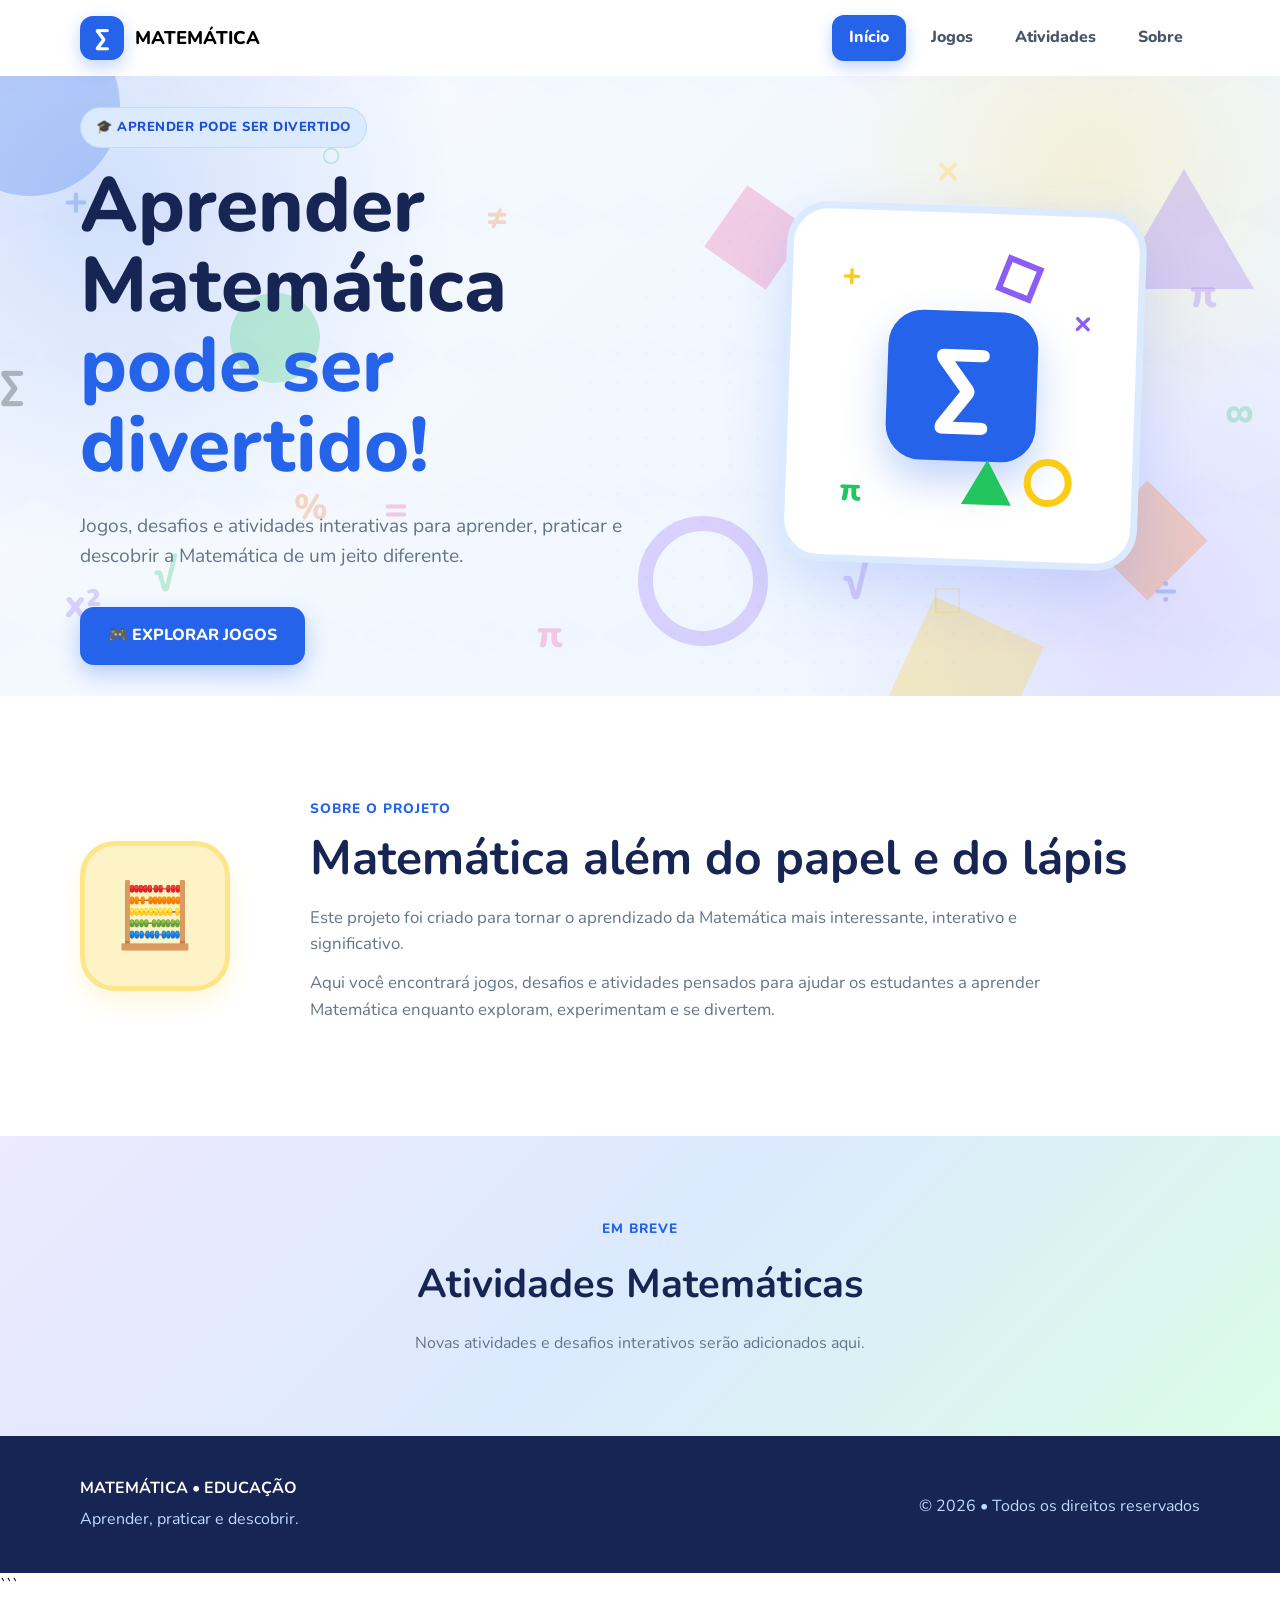
<file: index.html>
<!DOCTYPE html>
<html lang="pt-BR">
<head>
    <meta charset="UTF-8">
    <meta name="viewport" content="width=device-width, initial-scale=1.0">

    <meta name="description" content="Jogos, desafios e atividades interativas para aprender Matemática de forma divertida.">
    <meta name="author" content="Matemática • Educação">

    <title>Matemática • Educação</title>

    <!-- Fonte -->
    <link rel="preconnect" href="https://fonts.googleapis.com">
    <link rel="preconnect" href="https://fonts.gstatic.com" crossorigin>
    <link href="https://fonts.googleapis.com/css2?family=Nunito:wght@400;600;700;800&display=swap" rel="stylesheet">

    <!-- CSS -->
    <link rel="stylesheet" href="css/style.css">
</head>

<body>

    <!-- =========================
         CABEÇALHO
    ========================== -->
    <header class="header">

        <div class="container header-content">

            <a href="index.html" class="logo">
                <span class="logo-icon">∑</span>
                <span>MATEMÁTICA</span>
            </a>

            <!-- Botão do menu mobile -->
            <button class="menu-toggle" id="menuToggle" aria-label="Abrir menu">
                ☰
            </button>

            <nav class="nav" id="mainNav">
                <a href="index.html" class="nav-link active">Início</a>
                <a href="jogos/index.html" class="nav-link">Jogos</a>
                <a href="#atividades" class="nav-link">Atividades</a>
                <a href="#sobre" class="nav-link">Sobre</a>
            </nav>

        </div>

    </header>


    <main>

        <!-- =========================
             HERO
        ========================== -->
        <section class="hero">

            <!-- Elementos matemáticos decorativos -->
            <span class="math-symbol symbol-1">+</span>
            <span class="math-symbol symbol-2">π</span>
            <span class="math-symbol symbol-3">√</span>
            <span class="math-symbol symbol-4">×</span>
            <span class="math-symbol symbol-5">÷</span>
            <span class="math-symbol symbol-6">=</span>
            <span class="math-symbol symbol-7">∑</span>
<span class="math-symbol symbol-8">%</span>
<span class="math-symbol symbol-9">√</span>
<span class="math-symbol symbol-10">∞</span>
<span class="math-symbol symbol-11">π</span>
<span class="math-symbol symbol-12">≠</span>
<span class="math-symbol symbol-13">x²</span>
<span class="math-symbol symbol-14">△</span>
<span class="math-symbol symbol-15">○</span>
<span class="math-symbol symbol-16">□</span>

            <!-- Formas geométricas -->
            <span class="shape circle"></span>
            <span class="shape triangle"></span>
            <span class="shape square"></span>
            <span class="shape circle circle-2"></span>
<span class="shape square square-2"></span>
<span class="shape diamond"></span>
<span class="shape ring"></span>

            <div class="container hero-content">

                <div class="hero-text">

                    <span class="hero-label">
                        🎓 APRENDER PODE SER DIVERTIDO
                    </span>

                    <h1>
                        Aprender Matemática
                        <span>pode ser divertido!</span>
                    </h1>

                    <p>
                        Jogos, desafios e atividades interativas
                        para aprender, praticar e descobrir
                        a Matemática de um jeito diferente.
                    </p>

                    <a href="jogos/index.html" class="btn btn-primary">
                        🎮 EXPLORAR JOGOS
                    </a>

                </div>

                <!-- Ilustração matemática -->
                <div class="hero-illustration">

                    <div class="illustration-card">

                        <div class="big-symbol">∑</div>

                        <div class="small-symbol symbol-a">+</div>
                        <div class="small-symbol symbol-b">×</div>
                        <div class="small-symbol symbol-c">π</div>

                        <div class="geometric-circle"></div>
                        <div class="geometric-square"></div>
                        <div class="geometric-triangle"></div>

                    </div>

                </div>

            </div>

        </section>


        <!-- =========================
             SOBRE O PROJETO
        ========================== -->
        <section class="about" id="sobre">

            <div class="container about-content">

                <div class="about-icon">
                    🧮
                </div>

                <div class="about-text">

                    <span class="section-label">
                        SOBRE O PROJETO
                    </span>

                    <h2>
                        Matemática além do papel e do lápis
                    </h2>

                    <p>
                        Este projeto foi criado para tornar o aprendizado
                        da Matemática mais interessante, interativo e
                        significativo.
                    </p>

                    <p>
                        Aqui você encontrará jogos, desafios e atividades
                        pensados para ajudar os estudantes a aprender
                        Matemática enquanto exploram, experimentam e se divertem.
                    </p>

                </div>

            </div>

        </section>


        <!-- =========================
             ÁREA RESERVADA PARA
             FUTURAS ATIVIDADES
        ========================== -->
        <section class="future-section" id="atividades">

            <div class="container">

                <span class="section-label">
                    EM BREVE
                </span>

                <h2>
                    Atividades Matemáticas
                </h2>

                <p>
                    Novas atividades e desafios interativos serão
                    adicionados aqui.
                </p>

            </div>

        </section>

    </main>


    <!-- =========================
         RODAPÉ
    ========================== -->
    <footer class="footer">

        <div class="container footer-content">

            <div>
                <strong>MATEMÁTICA • EDUCAÇÃO</strong>
                <p>
                    Aprender, praticar e descobrir.
                </p>
            </div>

            <div>
                <p>
                    © 2026 • Todos os direitos reservados
                </p>
            </div>

        </div>

    </footer>


    <!-- JavaScript -->
    <script src="js/script.js"></script>

</body>
</html>
```
</file>
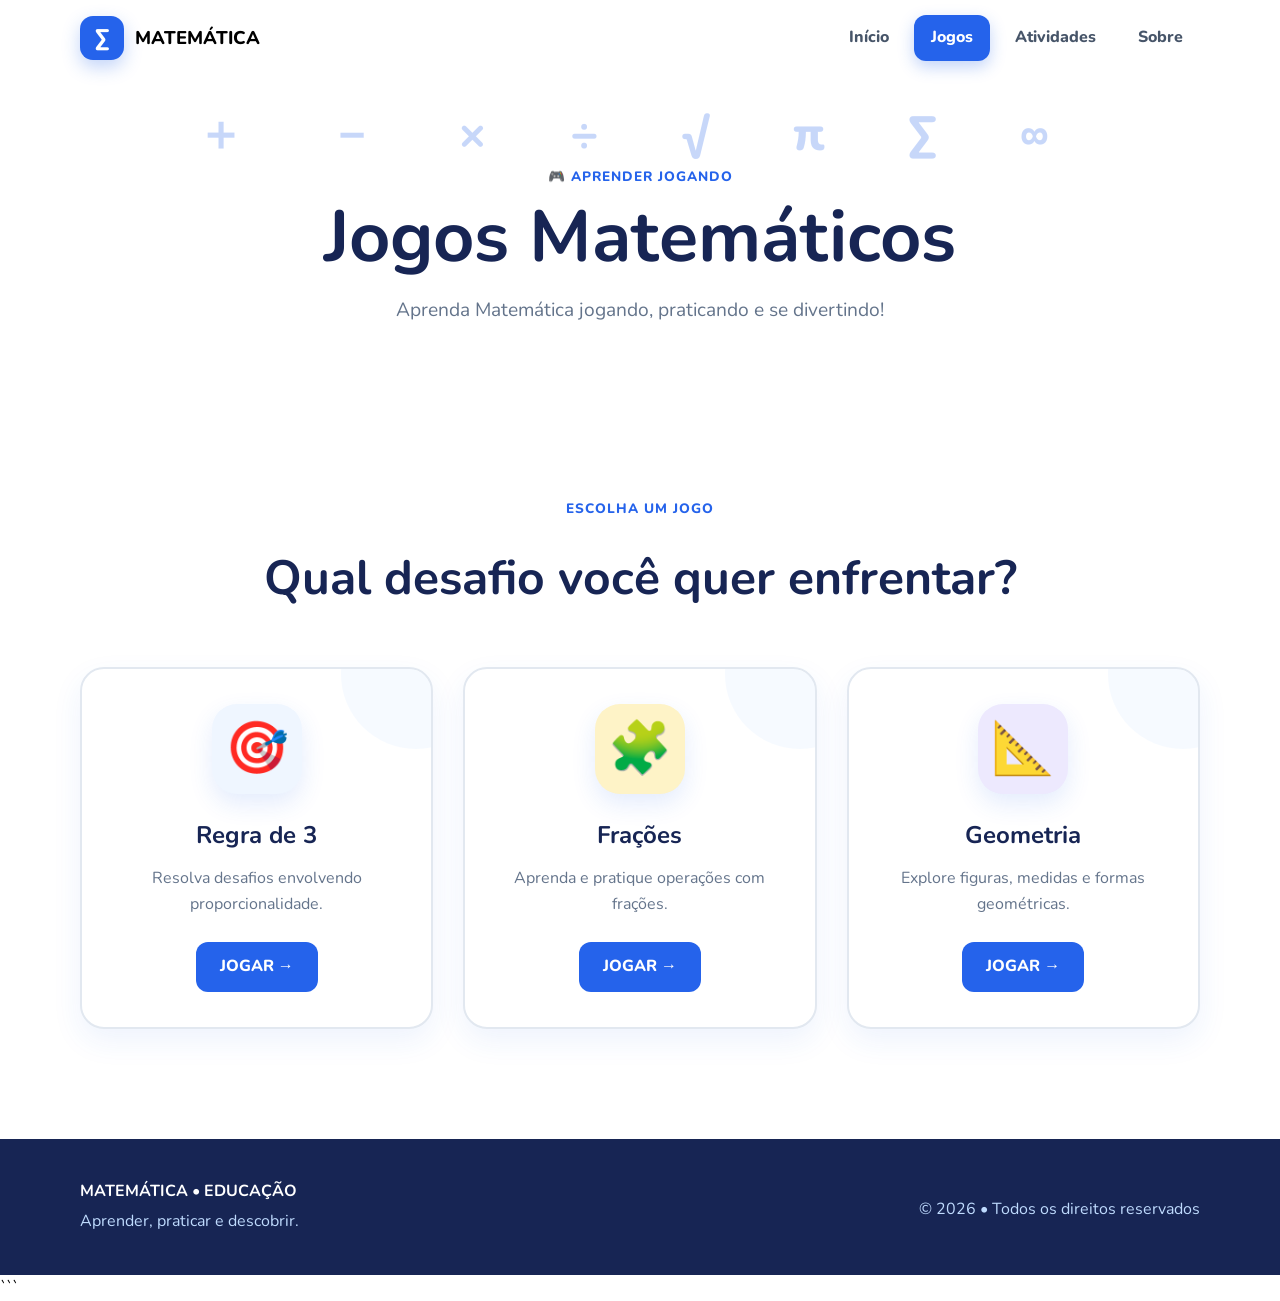
<file: jogos/index.html>
<!DOCTYPE html>
<html lang="pt-BR">

<head>

    <meta charset="UTF-8">

    <meta name="viewport" content="width=device-width, initial-scale=1.0">

    <meta name="description"
        content="Jogos matemáticos para aprender Matemática de forma divertida e interativa.">

    <title>Jogos Matemáticos</title>

    <!-- Fonte -->
    <link rel="preconnect" href="https://fonts.googleapis.com">
    <link rel="preconnect" href="https://fonts.gstatic.com" crossorigin>

    <link href="https://fonts.googleapis.com/css2?family=Nunito:wght@400;600;700;800&display=swap"
        rel="stylesheet">

    <!-- CSS principal -->
    <link rel="stylesheet" href="../css/style.css">

</head>


<body>


    <!-- =========================
         CABEÇALHO
    ========================== -->

    <header class="header">

        <div class="container header-content">

            <a href="../index.html" class="logo">

                <span class="logo-icon">∑</span>

                <span>MATEMÁTICA</span>

            </a>


            <button class="menu-toggle"
                id="menuToggle"
                aria-label="Abrir menu">

                ☰

            </button>


            <nav class="nav" id="mainNav">

                <a href="../index.html" class="nav-link">
                    Início
                </a>

                <a href="index.html" class="nav-link active">
                    Jogos
                </a>

                <a href="../index.html#atividades" class="nav-link">
                    Atividades
                </a>

                <a href="../index.html#sobre" class="nav-link">
                    Sobre
                </a>

            </nav>

        </div>

    </header>



    <!-- =========================
         CONTEÚDO PRINCIPAL
    ========================== -->

    <main>


        <!-- HERO DOS JOGOS -->

        <section class="games-hero">

            <div class="container">

                <span class="section-label">
                    🎮 APRENDER JOGANDO
                </span>

                <h1>
                    Jogos Matemáticos
                </h1>

                <p>
                    Aprenda Matemática jogando,
                    praticando e se divertindo!
                </p>

            </div>

        </section>



        <!-- LISTA DE JOGOS -->

        <section class="games-section">

            <div class="container">

                <div class="games-title">

                    <span class="section-label">
                        ESCOLHA UM JOGO
                    </span>

                    <h2>
                        Qual desafio você quer enfrentar?
                    </h2>

                </div>



                <!--
                    OS JOGOS SERÃO COLOCADOS AQUI
                -->

                <div class="games-grid">


                    <!-- JOGO 1 -->

                    <article class="game-card">

                        <div class="game-icon">
                            🎯
                        </div>

                        <h3>
                            Regra de 3
                        </h3>

                        <p>
                            Resolva desafios envolvendo
                            proporcionalidade.
                        </p>

                        <a href="#" class="game-button">
                            JOGAR →
                        </a>

                    </article>



                    <!-- JOGO 2 -->

                    <article class="game-card">

                        <div class="game-icon">
                            🧩
                        </div>

                        <h3>
                            Frações
                        </h3>

                        <p>
                            Aprenda e pratique operações
                            com frações.
                        </p>

                        <a href="#" class="game-button">
                            JOGAR →
                        </a>

                    </article>



                    <!-- JOGO 3 -->

                    <article class="game-card">

                        <div class="game-icon">
                            📐
                        </div>

                        <h3>
                            Geometria
                        </h3>

                        <p>
                            Explore figuras, medidas
                            e formas geométricas.
                        </p>

                        <a href="#" class="game-button">
                            JOGAR →
                        </a>

                    </article>


                </div>

            </div>

        </section>


    </main>



    <!-- =========================
         RODAPÉ
    ========================== -->

    <footer class="footer">

        <div class="container footer-content">

            <div>

                <strong>
                    MATEMÁTICA • EDUCAÇÃO
                </strong>

                <p>
                    Aprender, praticar e descobrir.
                </p>

            </div>


            <div>

                <p>
                    © 2026 • Todos os direitos reservados
                </p>

            </div>

        </div>

    </footer>



    <!-- JavaScript -->

    <script src="../js/script.js"></script>


</body>

</html>
```
</file>
<file: css/style.css>
```css
/* =========================================
   IDENTIDADE VISUAL
========================================= */

:root {
    --blue: #2563eb;
    --blue-dark: #1d4ed8;
    --blue-light: #dbeafe;
    --blue-soft: #eff6ff;

    --yellow: #facc15;
    --yellow-soft: #fef3c7;

    --purple: #8b5cf6;
    --purple-light: #ede9fe;

    --green: #22c55e;
    --green-light: #dcfce7;

    --orange: #f97316;
    --orange-light: #ffedd5;

    --pink: #ec4899;
    --pink-light: #fce7f3;

    --navy: #172554;
    --text: #334155;
    --gray: #64748b;

    --background: #f7faff;
    --white: #ffffff;

    --radius: 20px;

    --shadow: 0 12px 30px rgba(37, 99, 235, 0.12);
}


/* =========================================
   CONFIGURAÇÕES GERAIS
========================================= */

* {
    margin: 0;
    padding: 0;
    box-sizing: border-box;
}

html {
    scroll-behavior: smooth;
}

body {
    font-family: "Nunito", sans-serif;
    color: var(--text);
    background: var(--background);
    line-height: 1.6;
}

a {
    text-decoration: none;
    color: inherit;
}

.container {
    width: min(1120px, 90%);
    margin: 0 auto;
}


/* =========================================
   CABEÇALHO
========================================= */

.header {
    position: sticky;
    top: 0;
    z-index: 1000;

    background: rgba(255, 255, 255, 0.96);

    backdrop-filter: blur(12px);

    border-bottom: 2px solid var(--blue-light);
}

.header-content {
    min-height: 76px;

    display: flex;
    align-items: center;
    justify-content: space-between;
}


/* LOGO */

.logo {
    display: flex;
    align-items: center;
    gap: 11px;

    font-size: 1.15rem;
    font-weight: 800;

    color: var(--navy);
}

.logo-icon {
    width: 44px;
    height: 44px;

    display: flex;
    align-items: center;
    justify-content: center;

    background: #2563eb;
    color: #ffffff;

    border-radius: 13px;

    font-size: 1.5rem;

    box-shadow:
        0 7px 18px rgba(37, 99, 235, 0.28);
}


/* MENU */

.nav {
    display: flex;
    align-items: center;
    gap: 8px;
}

.nav-link {
    padding: 10px 17px;

    border-radius: 12px;

    font-weight: 800;

    color: #475569;

    transition:
        background 0.25s ease,
        color 0.25s ease,
        transform 0.25s ease;
}

.nav-link:hover {
    color: #2563eb;

    background: #eff6ff;

    transform: translateY(-2px);
}


/* ITEM SELECIONADO */

.nav-link.active {
    color: #ffffff !important;

    background: #2563eb !important;

    box-shadow:
        0 6px 16px rgba(37, 99, 235, 0.28);
}


/* MENU MOBILE */

.menu-toggle {
    display: none;

    border: none;

    background: transparent;

    font-size: 1.8rem;

    cursor: pointer;

    color: #172554;
}


/* =========================================
   HERO
========================================= */

.hero {
    position: relative;

    overflow: hidden;

    min-height: 620px;

    display: flex;
    align-items: center;

    background:
        radial-gradient(
            circle at 8% 20%,
            rgba(37, 99, 235, 0.18),
            transparent 28%
        ),

        radial-gradient(
            circle at 85% 15%,
            rgba(250, 204, 21, 0.16),
            transparent 23%
        ),

        radial-gradient(
            circle at 90% 85%,
            rgba(139, 92, 246, 0.16),
            transparent 28%
        ),

        linear-gradient(
            135deg,
            #f8fbff,
            #edf5ff
        );
}

.hero-content {
    position: relative;
    z-index: 2;

    display: grid;

    grid-template-columns: 1.1fr 0.9fr;

    gap: 60px;

    align-items: center;
}


/* ETIQUETA */

.hero-label {
    display: inline-block;

    color: #1d4ed8;

    background: #dbeafe;

    border: 1px solid #bfdbfe;

    padding: 9px 15px;

    border-radius: 50px;

    font-size: 0.82rem;

    font-weight: 800;

    letter-spacing: 0.5px;

    margin-bottom: 18px;
}


/* TÍTULO */

.hero h1 {
    max-width: 700px;

    font-size: clamp(
        2.7rem,
        6vw,
        4.8rem
    );

    line-height: 1.04;

    font-weight: 800;

    color: #172554;

    margin-bottom: 25px;
}

.hero h1 span {
    display: block;

    color: #2563eb !important;
}


/* TEXTO */

.hero p {
    max-width: 600px;

    color: #64748b;

    font-size: 1.2rem;

    margin-bottom: 35px;
}


/* =========================================
   BOTÃO
========================================= */

.btn {
    display: inline-flex;

    align-items: center;
    justify-content: center;

    padding: 16px 28px;

    border-radius: 14px;

    font-weight: 800;

    font-size: 1rem;

    transition: 0.25s ease;
}

.btn-primary {
    background: #2563eb;

    color: #ffffff;

    box-shadow:
        0 9px 22px rgba(37, 99, 235, 0.30);
}

.btn-primary:hover {
    background: #1d4ed8;

    transform: translateY(-3px);

    box-shadow:
        0 13px 28px rgba(37, 99, 235, 0.35);
}


/* =========================================
   ILUSTRAÇÃO
========================================= */

.hero-illustration {
    display: flex;

    justify-content: center;
    align-items: center;
}

.illustration-card {
    position: relative;

    width: 360px;
    height: 360px;

    background: #ffffff;

    border-radius: 42px;

    border: 7px solid #dbeafe;

    box-shadow:
        0 25px 60px rgba(37, 99, 235, 0.17);

    display: flex;

    align-items: center;
    justify-content: center;

    transform: rotate(2deg);
}


/* QUADRADO CENTRAL */

.big-symbol {
    width: 150px;
    height: 150px;

    border-radius: 35px;

    display: flex;

    align-items: center;
    justify-content: center;

    background: #2563eb;

    color: #ffffff;

    font-size: 6rem;

    font-weight: 800;

    box-shadow:
        0 20px 40px rgba(37, 99, 235, 0.28);
}


/* SÍMBOLOS */

.small-symbol {
    position: absolute;

    font-size: 2rem;

    font-weight: 800;
}

.symbol-a {
    top: 40px;
    left: 50px;

    color: #facc15;
}

.symbol-b {
    right: 45px;
    top: 80px;

    color: #8b5cf6;
}

.symbol-c {
    bottom: 40px;
    left: 55px;

    color: #22c55e;
}


/* CÍRCULO */

.geometric-circle {
    position: absolute;

    width: 48px;
    height: 48px;

    border: 7px solid #facc15;

    border-radius: 50%;

    bottom: 55px;
    right: 60px;
}


/* QUADRADO */

.geometric-square {
    position: absolute;

    width: 38px;
    height: 38px;

    border: 6px solid #8b5cf6;

    top: 45px;
    right: 100px;

    transform: rotate(20deg);
}


/* TRIÂNGULO */

.geometric-triangle {
    position: absolute;

    width: 0;
    height: 0;

    border-left: 25px solid transparent;
    border-right: 25px solid transparent;

    border-bottom: 45px solid #22c55e;

    bottom: 55px;
    right: 120px;
}


/* =========================================
   SÍMBOLOS DECORATIVOS
========================================= */

.math-symbol {
    position: absolute;

    font-size: 2.5rem;

    font-weight: 800;

    opacity: 0.25; 

    animation: floating 5s ease-in-out infinite;
}

.symbol-1 {
    top: 15%;
    left: 5%;

    color: #2563eb;
}

.symbol-2 {
    top: 30%;
    right: 5%;

    color: #8b5cf6;
}

.symbol-3 {
    bottom: 15%;
    left: 12%;

    color: #22c55e;
}

.symbol-4 {
    top: 10%;
    right: 25%;

    color: #facc15;
}

.symbol-5 {
    bottom: 12%;
    right: 8%;

    color: #2563eb;
}

.symbol-6 {
    bottom: 25%;
    left: 30%;

    color: #ec4899;
}


/* =========================================
   FORMAS DECORATIVAS
========================================= */

.shape {
    position: absolute;

    opacity: 0.25; 
}

.circle {
    width: 180px;
    height: 180px;

    border-radius: 50%;

    background: #2563eb;

    top: -60px;
    left: -60px;
}

.square {
    width: 120px;
    height: 120px;

    background: #facc15;

    bottom: -40px;
    right: 20%;

    transform: rotate(25deg);
}

.triangle {
    width: 0;
    height: 0;

    border-left: 70px solid transparent;
    border-right: 70px solid transparent;

    border-bottom: 120px solid #8b5cf6;

    right: 2%;
    top: 15%;
}


/* =========================================
   ANIMAÇÃO
========================================= */

@keyframes floating {

    0%,
    100% {
        transform: translateY(0);
    }

    50% {
        transform: translateY(-12px);
    }
}


/* =========================================
   SOBRE
========================================= */

.about {
    padding: 100px 0;

    background: #ffffff;
}

.about-content {
    display: grid;

    grid-template-columns: 180px 1fr;

    gap: 50px;

    align-items: center;
}

.about-icon {
    width: 150px;
    height: 150px;

    border-radius: 35px;

    background: #fef3c7;

    border: 5px solid #fde68a;

    display: flex;

    align-items: center;
    justify-content: center;

    font-size: 4rem;

    box-shadow:
        0 12px 25px rgba(250, 204, 21, 0.15);
}

.section-label {
    display: inline-block;

    color: #2563eb;

    font-size: 0.85rem;

    font-weight: 800;

    letter-spacing: 1px;

    margin-bottom: 12px;
}

.about h2 {
    font-size: clamp(
        2rem,
        4vw,
        3rem
    );

    line-height: 1.1;

    color: #172554;

    margin-bottom: 20px;
}

.about p {
    color: #64748b;

    font-size: 1.05rem;

    max-width: 750px;

    margin-bottom: 12px;
}


/* =========================================
   ATIVIDADES
========================================= */

.future-section {
    padding: 80px 0;

    text-align: center;

    background:
        linear-gradient(
            135deg,
            #ede9fe,
            #dbeafe,
            #dcfce7
        );
}

.future-section h2 {
    font-size: 2.5rem;

    color: #172554;

    margin-bottom: 15px;
}

.future-section p {
    color: #64748b;
}


/* =========================================
   RODAPÉ
========================================= */

.footer {
    background: #172554;

    color: #ffffff;

    padding: 40px 0;
}

.footer-content {
    display: flex;

    justify-content: space-between;

    align-items: center;

    gap: 20px;
}

.footer strong {
    font-size: 1rem;

    color: #ffffff;
}

.footer p {
    color: #bfdbfe;

    margin-top: 5px;
}


/* =========================================
   RESPONSIVIDADE
========================================= */

@media (max-width: 850px) {

    .menu-toggle {
        display: block;
    }

    .nav {
        position: absolute;

        top: 76px;

        left: 0;
        right: 0;

        display: none;

        flex-direction: column;

        background: #ffffff;

        padding: 20px;

        border-bottom: 2px solid #dbeafe;

        box-shadow: var(--shadow);
    }

    .nav.open {
        display: flex;
    }

    .nav-link {
        width: 100%;
    }

    .nav-link.active {
        color: #ffffff !important;

        background: #2563eb !important;
    }

    .hero {
        padding: 80px 0;
    }

    .hero-content {
        grid-template-columns: 1fr;

        text-align: center;
    }

    .hero p {
        margin-left: auto;
        margin-right: auto;
    }

    .hero-illustration {
        margin-top: 20px;
    }

    .illustration-card {
        width: 300px;
        height: 300px;
    }

    .about-content {
        grid-template-columns: 1fr;

        text-align: center;
    }

    .about-icon {
        margin: 0 auto;
    }

    .about p {
        margin-left: auto;
        margin-right: auto;
    }

    .footer-content {
        flex-direction: column;

        text-align: center;
    }
}


/* =========================================
   CELULAR
========================================= */

@media (max-width: 500px) {

    .header-content {
        min-height: 65px;
    }

    .nav {
        top: 65px;
    }

    .hero {
        min-height: auto;

        padding: 70px 0;
    }

    .hero h1 {
        font-size: 2.6rem;
    }

    .hero p {
        font-size: 1.05rem;
    }

    .illustration-card {
        width: 260px;
        height: 260px;
    }

    .big-symbol {
        width: 110px;
        height: 110px;

        font-size: 4.5rem;
    }

    .about {
        padding: 70px 0;
    }

    .future-section {
        padding: 60px 0;
    }
}
```
```css
/* =========================================
   FUNDO MATEMÁTICO MAIS RICO
========================================= */


/* Mais símbolos matemáticos */

.symbol-7 {
    top: 42%;
    left: 4%;
    color: #2563eb;
    font-size: 2.8rem;
}

.symbol-8 {
    top: 65%;
    left: 23%;
    color: #f97316;
    font-size: 2.2rem;
}

.symbol-9 {
    top: 75%;
    right: 32%;
    color: #8b5cf6;
    font-size: 2.8rem;
}

.symbol-10 {
    top: 48%;
    right: 2%;
    color: #22c55e;
    font-size: 3rem;
}

.symbol-11 {
    bottom: 5%;
    left: 42%;
    color: #ec4899;
    font-size: 2.4rem;
}

.symbol-12 {
    top: 18%;
    left: 38%;
    color: #f97316;
    font-size: 2.3rem;
}

.symbol-13 {
    top: 80%;
    left: 5%;
    color: #8b5cf6;
    font-size: 2.5rem;
}

.symbol-14 {
    top: 60%;
    right: 15%;
    color: #2563eb;
    font-size: 2.5rem;
}

.symbol-15 {
    top: 8%;
    left: 25%;
    color: #22c55e;
    font-size: 2.3rem;
}

.symbol-16 {
    bottom: 10%;
    right: 25%;
    color: #facc15;
    font-size: 2.6rem;
}


/* =========================================
   NOVAS FORMAS GEOMÉTRICAS
========================================= */

.circle-2 {
    width: 90px;
    height: 90px;

    border-radius: 50%;

    background: #22c55e;

    top: 35%;
    left: 18%;

    opacity: 0.25; 
}


.square-2 {
    width: 75px;
    height: 75px;

    background: #ec4899;

    top: 20%;
    right: 38%;

    transform: rotate(35deg);

    opacity: 0.25; 
}


/* LOSANGO */

.diamond {
    width: 85px;
    height: 85px;

    background: #f97316;

    top: 68%;
    right: 7%;

    transform: rotate(45deg);

    opacity: 0.25; 
}


/* CÍRCULO VAZADO */

.ring {
    width: 130px;
    height: 130px;

    border: 15px solid #8b5cf6;

    border-radius: 50%;

    bottom: 8%;
    right: 40%;

    opacity: 0.25; 
}


/* =========================================
   PADRÃO GEOMÉTRICO SUTIL
========================================= */

.hero::before {
    content: "";

    position: absolute;

    inset: 0;

    pointer-events: none;

    opacity: 0.25; 

    background-image:

        linear-gradient(
            30deg,
            rgba(37, 99, 235, 0.035) 12%,
            transparent 12.5%,
            transparent 87%,
            rgba(37, 99, 235, 0.035) 87.5%
        ),

        linear-gradient(
            150deg,
            rgba(139, 92, 246, 0.035) 12%,
            transparent 12.5%,
            transparent 87%,
            rgba(139, 92, 246, 0.035) 87.5%
        );

    background-size: 80px 140px;

    z-index: 0;
}


/* =========================================
   PONTINHOS MATEMÁTICOS NO FUNDO
========================================= */

.hero::after {
    content: "";

    position: absolute;

    width: 500px;
    height: 500px;

    top: 20%;
    left: 45%;

    border-radius: 50%;

    background-image:
        radial-gradient(
            rgba(37, 99, 235, 0.12) 2px,
            transparent 2px
        );

    background-size: 28px 28px;

    opacity: 0.25; 

    pointer-events: none;

    z-index: 0;
}


/* Garante que o conteúdo fique acima do fundo */

.hero-content {
    z-index: 2;
}

.math-symbol,
.shape {
    z-index: 1;
}
```
/* ========================================= 
   PÁGINA DE JOGOS 
========================================= */ 
 
.games-hero { 
    position: relative; 
    overflow: hidden; 
 
    padding: 90px 0 80px; 
 
    text-align: center; 
 
    background: 
        radial-gradient( 
            circle at 15% 30%, 
            rgba(37, 99, 235, 0.18), 
            transparent 25% 
        ), 
        radial-gradient( 
            circle at 85% 25%, 
            rgba(139, 92, 246, 0.18), 
            transparent 25% 
        ), 
        radial-gradient( 
            circle at 50% 100%, 
            rgba(250, 204, 21, 0.16), 
            transparent 30% 
        ), 
        linear-gradient( 
            135deg, 
            #f8fbff, 
            #edf5ff 
        ); 
} 
 
.games-hero::before { 
    content: "＋ － × ÷ √ π ∑ ∞"; 
 
    position: absolute; 
 
    top: 20px; 
    left: 0; 
    right: 0; 
 
    font-size: 3rem; 
    font-weight: 800; 
 
    letter-spacing: 35px; 
 
    color: #2563eb; 
 
    opacity: 0.25; 
 
    pointer-events: none; 
} 
 
.games-hero h1 { 
    position: relative; 
 
    font-size: clamp(2.8rem, 6vw, 4.5rem); 
 
    line-height: 1.05; 
 
    color: #172554; 
 
    margin-bottom: 20px; 
} 
 
.games-hero p { 
    position: relative; 
 
    font-size: 1.2rem; 
 
    color: #64748b; 
 
    max-width: 650px; 
 
    margin: 0 auto; 
} 
 
 
/* ========================================= 
   ÁREA DOS JOGOS 
========================================= */ 
 
.games-section { 
    position: relative; 
 
    padding: 90px 0 110px; 
 
    background: #ffffff; 
} 
 
.games-title { 
    text-align: center; 
 
    margin-bottom: 50px; 
} 
 
.games-title h2 { 
    font-size: clamp(2rem, 4vw, 3rem); 
 
    color: #172554; 
 
    margin-top: 8px; 
} 
 
 
/* ========================================= 
   GRADE 
========================================= */ 
 
.games-grid { 
    display: grid; 
 
    grid-template-columns: repeat(3, 1fr); 
 
    gap: 30px; 
} 
 
 
/* ========================================= 
   CARTÃO DO JOGO 
========================================= */ 
 
.game-card { 
    position: relative; 
 
    overflow: hidden; 
 
    min-height: 330px; 
 
    padding: 35px 30px; 
 
    background: #ffffff; 
 
    border-radius: 24px; 
 
    border: 2px solid #e2e8f0; 
 
    box-shadow: 
        0 12px 30px rgba(37, 99, 235, 0.08); 
 
    display: flex; 
 
    flex-direction: column; 
 
    align-items: center; 
 
    text-align: center; 
 
    transition: 
        transform 0.3s ease, 
        box-shadow 0.3s ease, 
        border-color 0.3s ease; 
} 
 
.game-card::before { 
    content: ""; 
 
    position: absolute; 
 
    width: 150px; 
    height: 150px; 
 
    border-radius: 50%; 
 
    background: #dbeafe; 
 
    top: -70px; 
    right: -60px; 
 
    opacity: 0.25; 
} 
 
.game-card:hover { 
    transform: translateY(-10px); 
 
    box-shadow: 
        0 20px 45px rgba(37, 99, 235, 0.16); 
 
    border-color: #93c5fd; 
} 
 
 
/* ========================================= 
   ÍCONE 
========================================= */ 
 
.game-icon { 
    position: relative; 
    z-index: 1; 
 
    width: 90px; 
    height: 90px; 
 
    display: flex; 
 
    align-items: center; 
    justify-content: center; 
 
    margin-bottom: 22px; 
 
    border-radius: 25px; 
 
    background: #eff6ff; 
 
    font-size: 3.2rem; 
 
    box-shadow: 
        0 10px 25px rgba(37, 99, 235, 0.12); 
} 
 
.game-card:nth-child(2) .game-icon { 
    background: #fef3c7; 
} 
 
.game-card:nth-child(3) .game-icon { 
    background: #ede9fe; 
} 
 
 
/* ========================================= 
   TÍTULO 
========================================= */ 
 
.game-card h3 { 
    position: relative; 
    z-index: 1; 
 
    font-size: 1.5rem; 
 
    color: #172554; 
 
    margin-bottom: 12px; 
} 
 
 
/* ========================================= 
   DESCRIÇÃO 
========================================= */ 
 
.game-card p { 
    position: relative; 
    z-index: 1; 
 
    color: #64748b; 
 
    font-size: 1rem; 
 
    line-height: 1.6; 
 
    max-width: 260px; 
 
    margin-bottom: 25px; 
} 
 
 
/* ========================================= 
   BOTÃO 
========================================= */ 
 
.game-button { 
    position: relative; 
    z-index: 1; 
 
    margin-top: auto; 
 
    display: inline-flex; 
 
    align-items: center; 
    justify-content: center; 
 
    padding: 12px 24px; 
 
    border-radius: 12px; 
 
    background: #2563eb; 
 
    color: #ffffff; 
 
    font-weight: 800; 
 
    transition: 
        background 0.25s ease, 
        transform 0.25s ease; 
} 
 
.game-button:hover { 
    background: #1d4ed8; 
 
    transform: translateY(-2px); 
} 
 
 
/* ========================================= 
   RESPONSIVIDADE 
========================================= */ 
 
@media (max-width: 850px) { 
 
    .games-grid { 
        grid-template-columns: 1fr; 
 
        max-width: 500px; 
 
        margin: 0 auto; 
    } 
 
    .games-hero { 
        padding: 70px 0; 
    } 
 
} 
 
@media (max-width: 500px) { 
 
    .games-section { 
        padding: 70px 0 80px; 
    } 
 
    .game-card { 
        min-height: 300px; 
    } 
 
    .games-hero::before { 
        font-size: 2rem; 
 
        letter-spacing: 15px; 
    } 
 
} 
.games-hero {
    position: relative;
    overflow: hidden;
    padding: 90px 0 80px;
    text-align: center;
}

.games-hero .container {
    display: flex;
    flex-direction: column;
    align-items: center;
    justify-content: center;
    text-align: center;
}

.games-hero h1,
.games-hero p {
    text-align: center;
    margin-left: auto;
    margin-right: auto;
}
</file>
